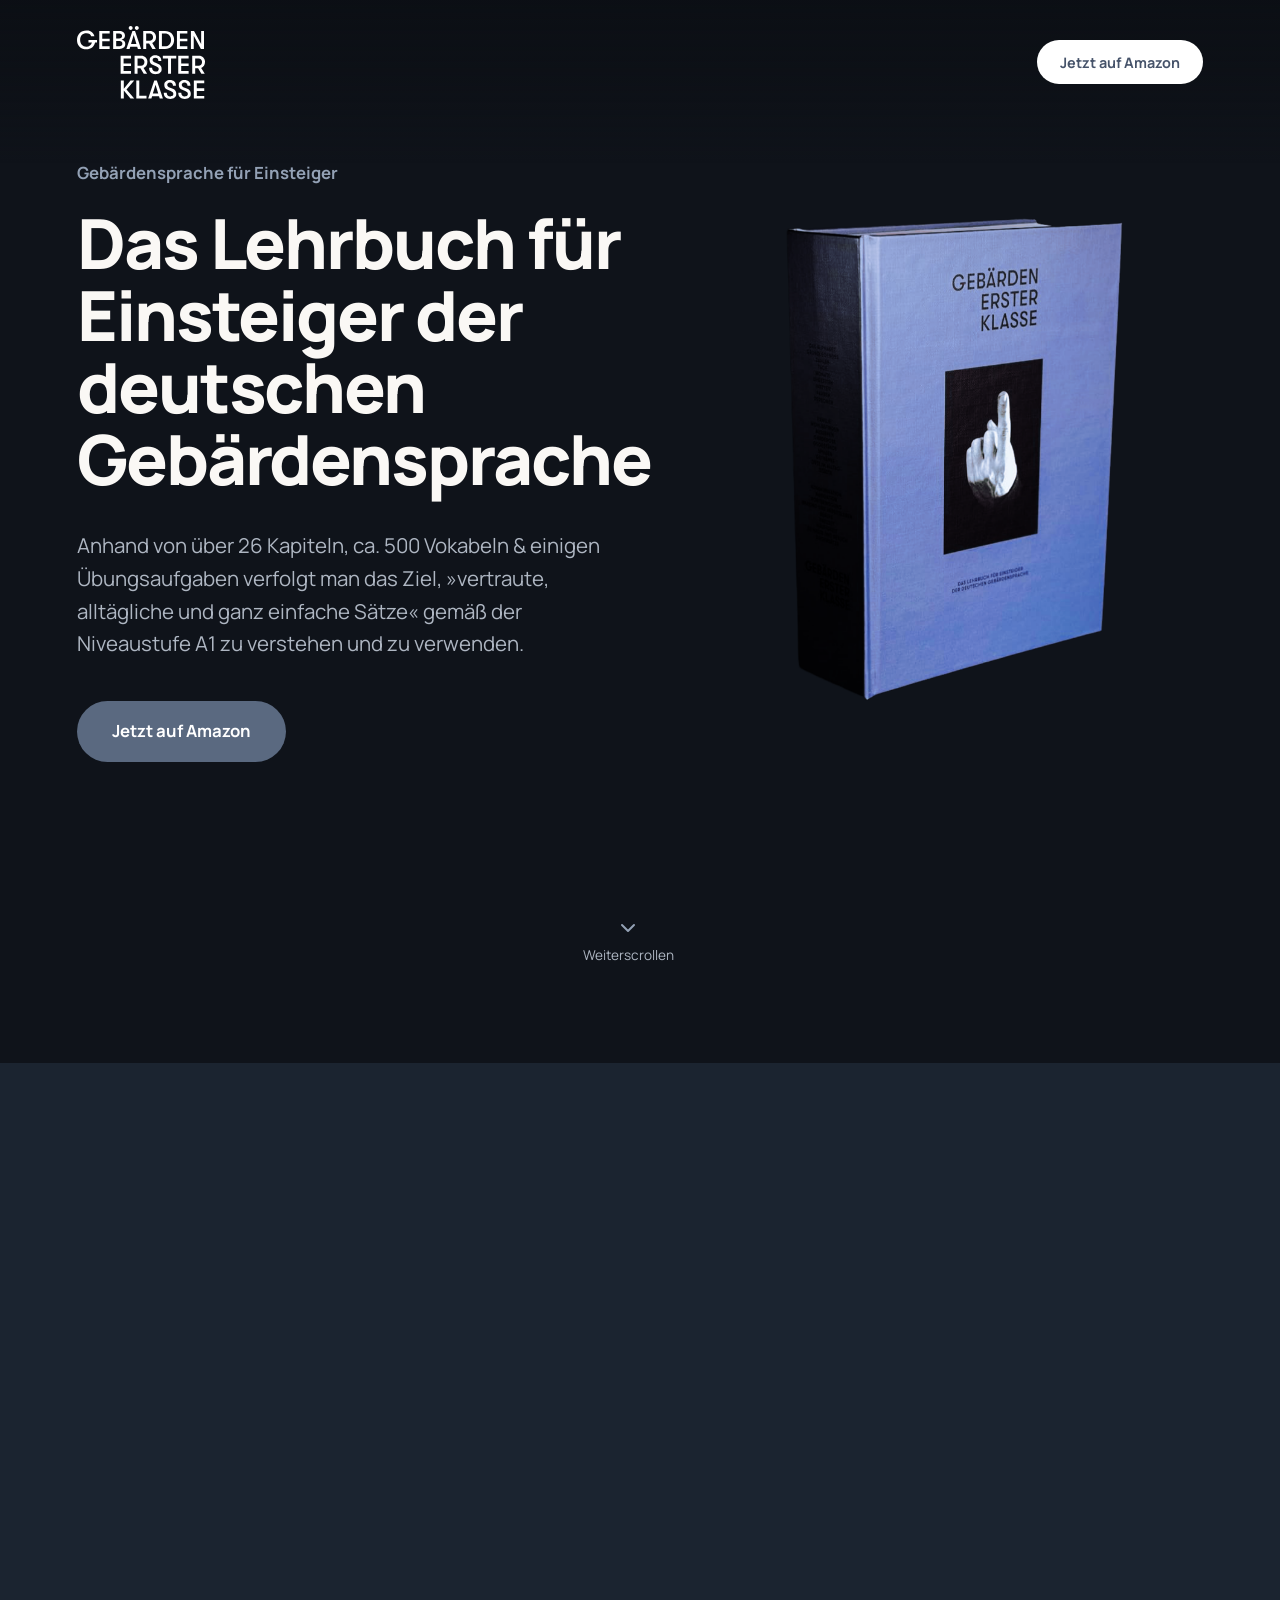
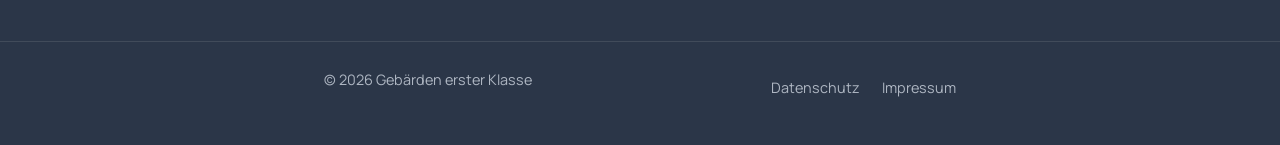
<file: index.html>
<!DOCTYPE html>
<html lang="de">
<head>
  <meta charset="UTF-8">
  <meta name="viewport" content="width=device-width, initial-scale=1">
  <title>Gebärden erster Klasse | DGS für Einsteiger</title>
  <meta name="description" content="Das Lehrbuch für Einsteiger der deutschen Gebärdensprache. Anhand von über 26 Kapiteln, ca. 500 Vokabeln & einigen Übungsaufgaben verfolgt man das Ziel, »vertraute, alltägliche und ganz einfache Sätze« gemäß der Niveaustufe A1 zu verstehen und zu verwenden.">
  <link rel="stylesheet" href="css/style-apple.css">
</head>
<body>

  <header class="site-header">
    <nav class="nav">
      <a href="index.html" class="nav__brand">
        <img src="assets/logo.svg" alt="Gebärden erster Klasse">
      </a>
      <a class="btn btn--white" href="https://amzn.eu/d/05uVJbgp" target="_blank" rel="noopener">Jetzt auf Amazon</a>
    </nav>
  </header>

  <main>

    <section class="stage stage--hero">
      <div class="stage__grid">
        <div class="stage__copy">
          <p class="stage__eyebrow">Gebärdensprache für Einsteiger</p>
          <h1>Das Lehrbuch für Einsteiger der deutschen Gebärdensprache</h1>
          <p class="stage__lede">Anhand von über 26 Kapiteln, ca. 500 Vokabeln &amp; einigen Übungsaufgaben verfolgt man das Ziel, »vertraute, alltägliche und ganz einfache Sätze« gemäß der Niveaustufe A1 zu verstehen und zu verwenden.</p>
          <div class="hero__actions">
            <a class="btn" href="https://amzn.eu/d/05uVJbgp" target="_blank" rel="noopener">Jetzt auf Amazon</a>
          </div>
        </div>
        <div class="stage__cover-wrap">
          <div class="stage__cover-float">
            <img class="stage__cover"
                 src="assets/produktfoto.png"
                 alt="Buchcover von Gebärden erster Klasse, freigestellt fotografiert">
          </div>
        </div>
        <div class="stage__hint">
          <svg width="20" height="20" viewBox="0 0 20 20" fill="none" aria-hidden="true">
            <path d="M4 7l6 6 6-6" stroke="currentColor" stroke-width="2" stroke-linecap="round" stroke-linejoin="round"/>
          </svg>
          Weiterscrollen
        </div>
      </div>
    </section>

    <section class="stage stage--dark" id="ueber-uns">
      <div class="quote-scene">
        <p class="quote-scene__kicker">Gebärden erster Klasse</p>
        <blockquote>
          <p>Stellen wir uns mal vor, wir wären in einem Land, in dem uns niemand versteht, obwohl wir dieselbe Sprache sprechen. Nach einer Weile würden wir uns ausgeschlossen fühlen.</p>
        </blockquote>
        <p class="quote-scene__body">Ungefähr 140.000 Menschen in Deutschland — weltweit mehr als 70 Millionen — sind im Alltag auf technische Hilfsmittel und die Unterstützung von Gebärdensprachdolmetschern angewiesen, um am gesellschaftlichen Leben teilnehmen zu können, da sie als gehörlos bzw. taub gelten. Also, warum nicht einen Schritt aufeinander zugehen und einen Gebärdenschatz aufbauen?</p>
      </div>
    </section>

    <section class="stage stage--stats">
      <div class="stats-block">

        <div class="stats">
          <div class="stat">
            <p class="stat__value">140.000</p>
            <p class="stat__label">Menschen in Deutschland sind auf Gebärdensprache angewiesen</p>
          </div>
          <div class="stat">
            <p class="stat__value">500</p>
            <p class="stat__label">Vokabeln zum Lernen und Nachschlagen</p>
          </div>
          <div class="stat">
            <p class="stat__value">26</p>
            <p class="stat__label">Kapitel, Schritt für Schritt aufgebaut</p>
          </div>
          <div class="stat">
            <p class="stat__value">A1</p>
            <p class="stat__label">Niveaustufe für einfache, alltägliche Sätze</p>
          </div>
        </div>

        <hr class="stats-divider">

        <div class="features-grid">
          <div class="feature">
            <div class="feature__icon-badge">
              <svg viewBox="0 0 30 30" fill="none" aria-hidden="true">
                <path d="M8 17V10a2 2 0 1 1 4 0v6" stroke="currentColor" stroke-width="1.8" stroke-linecap="round"/>
                <path d="M12 16V8.4a2 2 0 1 1 4 0V16" stroke="currentColor" stroke-width="1.8" stroke-linecap="round"/>
                <path d="M16 16V9.2a2 2 0 1 1 4 0v6.6" stroke="currentColor" stroke-width="1.8" stroke-linecap="round"/>
                <path d="M8 17c0 5 3 8 7.5 8S23 22.6 23 18v-2.4a2 2 0 1 0-4 0" stroke="currentColor" stroke-width="1.8" stroke-linecap="round" stroke-linejoin="round"/>
              </svg>
            </div>
            <p class="feature__title">Einfacher Einstieg in die Gebärdensprache</p>
          </div>

          <div class="feature">
            <div class="feature__icon-badge">
              <svg viewBox="0 0 30 30" fill="none" aria-hidden="true">
                <circle cx="10" cy="15" r="5" stroke="currentColor" stroke-width="1.8"/>
                <circle cx="20" cy="15" r="5" stroke="currentColor" stroke-width="1.8"/>
              </svg>
            </div>
            <p class="feature__title">Barrieren im Alltag abbauen</p>
          </div>

          <div class="feature">
            <div class="feature__icon-badge">
              <svg viewBox="0 0 30 30" fill="none" aria-hidden="true">
                <path d="M6 8a2 2 0 0 1 2-2h6v18H8a2 2 0 0 1-2-2V8Z" stroke="currentColor" stroke-width="1.8" stroke-linejoin="round"/>
                <path d="M24 8a2 2 0 0 0-2-2h-6v18h6a2 2 0 0 0 2-2V8Z" stroke="currentColor" stroke-width="1.8" stroke-linejoin="round"/>
              </svg>
            </div>
            <p class="feature__title">Über 500 Vokabeln lernen</p>
          </div>

          <div class="feature">
            <div class="feature__icon-badge">
              <svg viewBox="0 0 30 30" fill="none" aria-hidden="true">
                <path d="M7 15.5 12.5 21 23 9" stroke="currentColor" stroke-width="2" stroke-linecap="round" stroke-linejoin="round"/>
              </svg>
            </div>
            <p class="feature__title">Übungsaufgaben, um Gebärden zu vertiefen</p>
          </div>
        </div>

      </div>
    </section>

    <section class="stage stage--outro">
      <div class="outro">
        <h2>Folge uns gerne auf unseren Social-Media-Kanälen</h2>
        <p>Neue Vokabeln, Einblicke und Neuigkeiten rund um das Buch.</p>
        <a class="social__link" href="https://www.instagram.com/gebaerdenersterklasse/" target="_blank" rel="noopener">
          <svg width="18" height="18" viewBox="0 0 18 18" fill="none" aria-hidden="true">
            <rect x="1.5" y="1.5" width="15" height="15" rx="4.5" stroke="currentColor" stroke-width="1.5"/>
            <circle cx="9" cy="9" r="3.7" stroke="currentColor" stroke-width="1.5"/>
            <circle cx="13.4" cy="4.6" r="0.9" fill="currentColor"/>
          </svg>
          Instagram
        </a>
      </div>
    </section>

  </main>

  <footer class="site-footer">
    <div class="container">
      <p>© 2026 Gebärden erster Klasse</p>
      <nav class="site-footer__legal" aria-label="Rechtliches">
        <a href="datenschutz.html">Datenschutz</a>
        <a href="impressum.html">Impressum</a>
      </nav>
    </div>
  </footer>

</body>
</html>
</file>
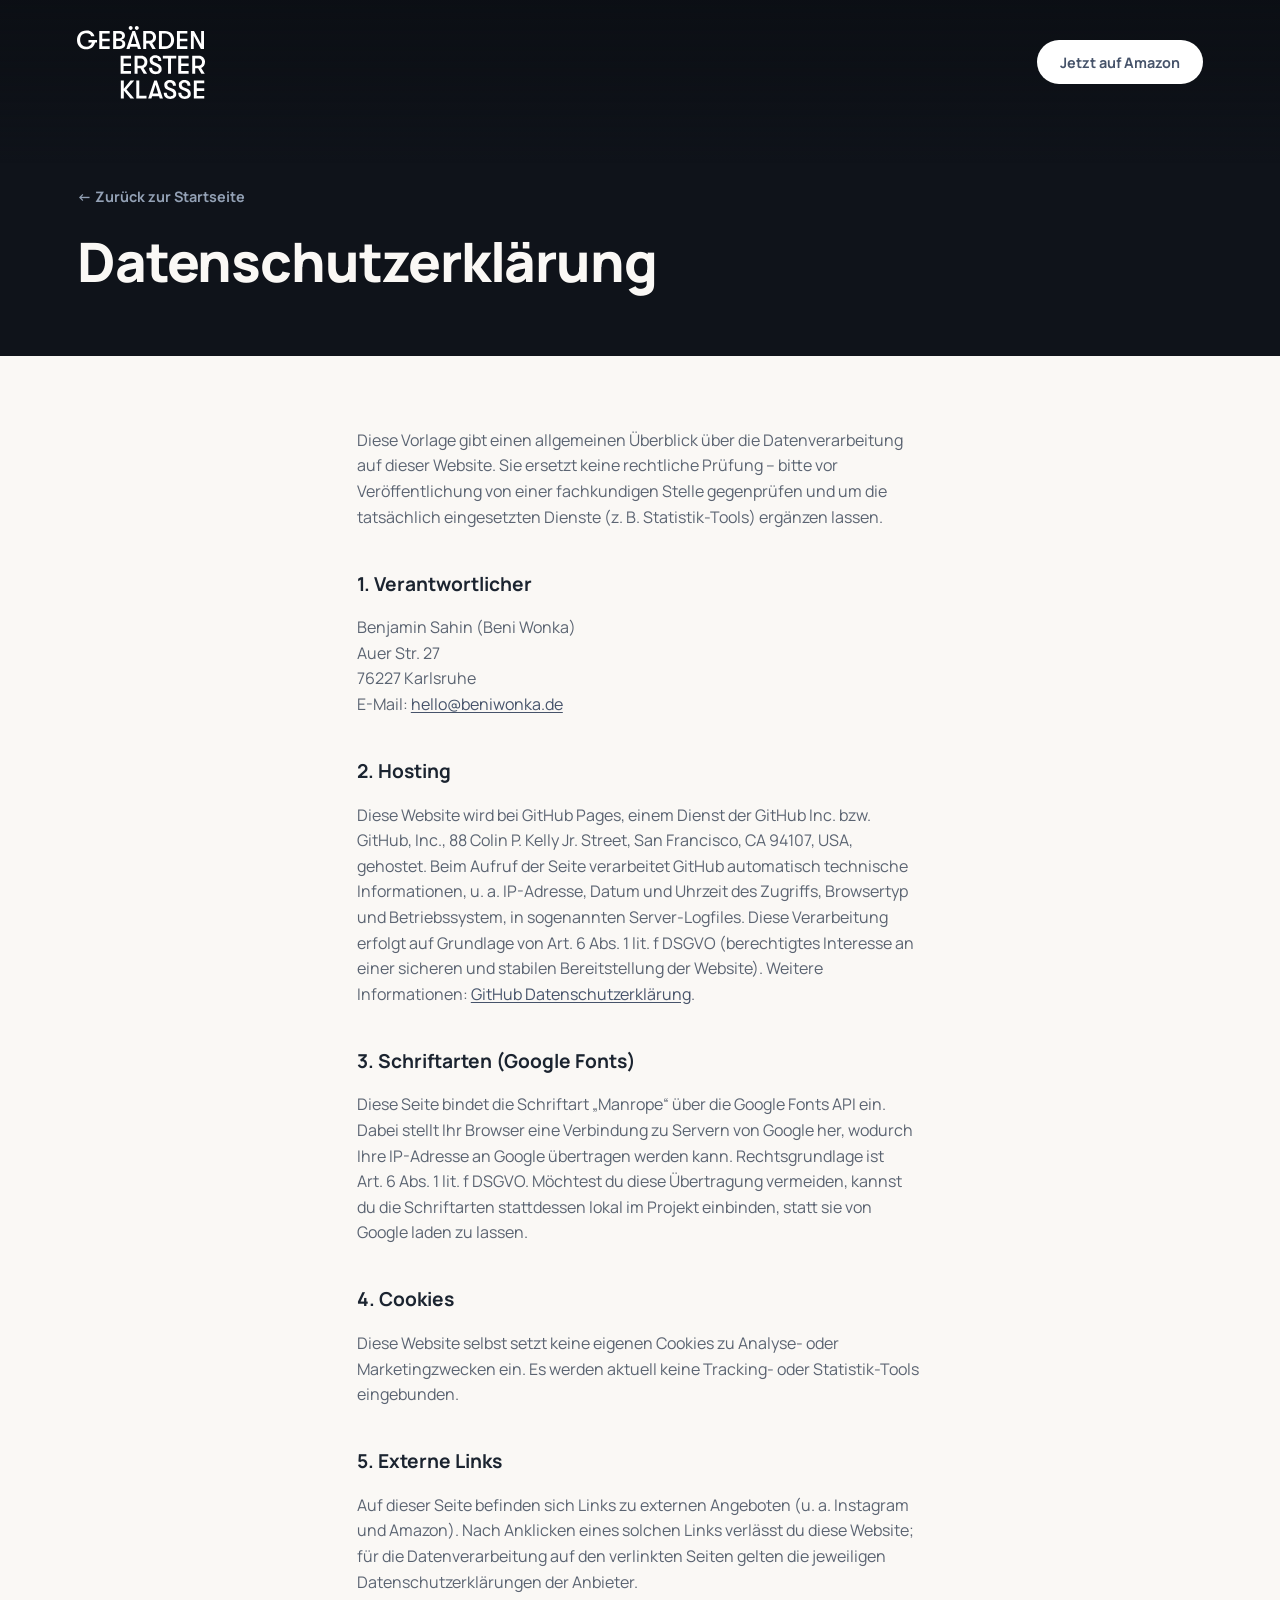
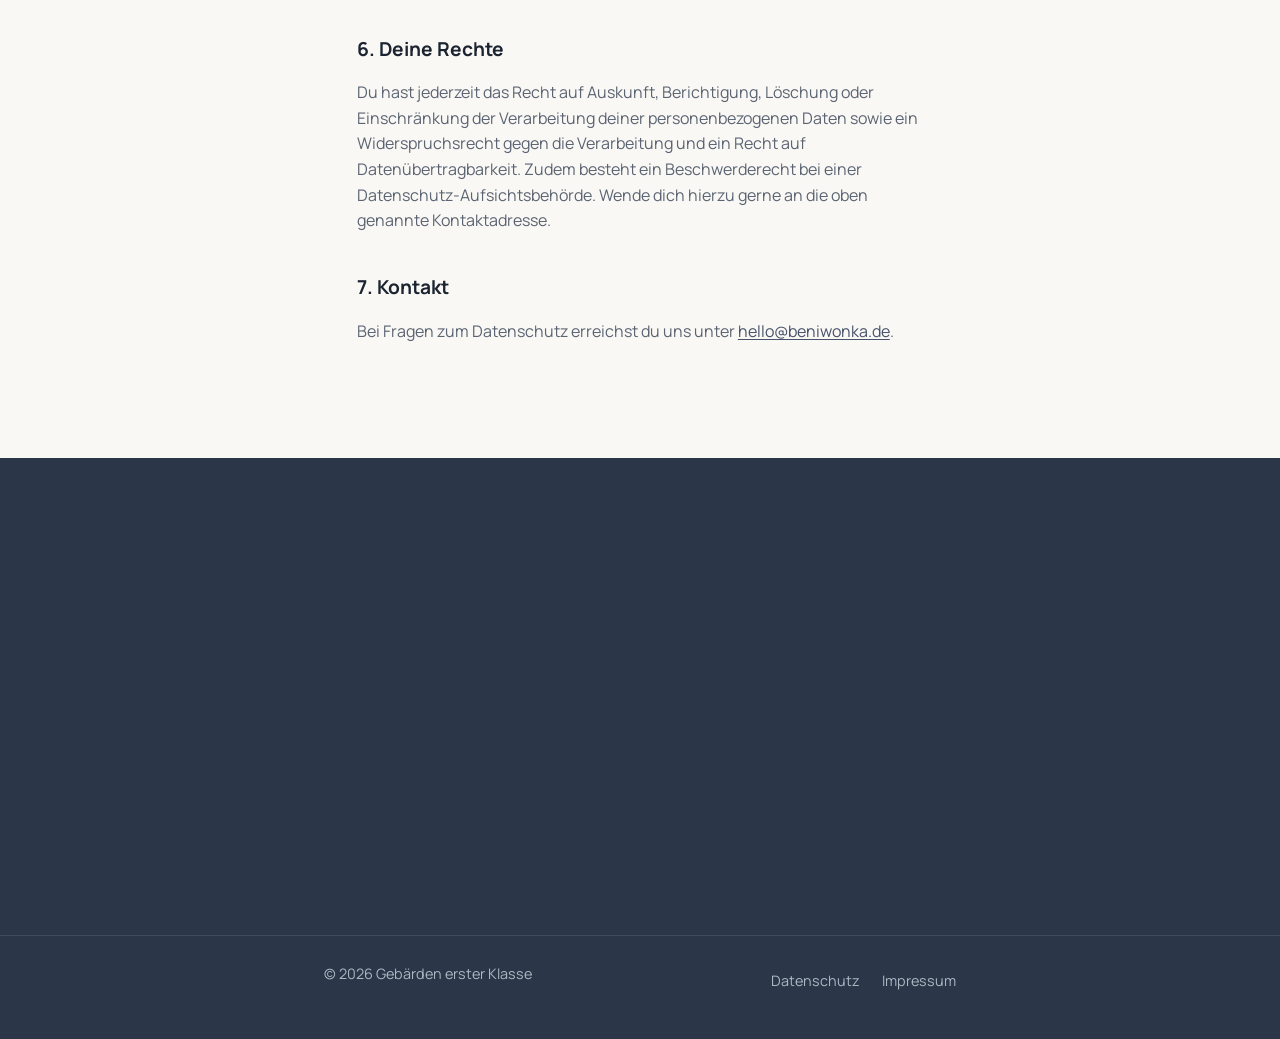
<file: datenschutz.html>
<!DOCTYPE html>
<html lang="de">
<head>
  <meta charset="UTF-8">
  <meta name="viewport" content="width=device-width, initial-scale=1">
  <title>Datenschutz | Gebärden erster Klasse</title>
  <meta name="description" content="Die Datenschutzerklärung der Webseite Gebärden erster Klasse.">
  <link rel="stylesheet" href="css/style-apple.css">
</head>
<body>

  <header class="site-header">
    <nav class="nav">
      <a href="index.html" class="nav__brand">
        <img src="assets/logo.svg" alt="Gebärden erster Klasse">
      </a>
      <a class="btn btn--white" href="https://amzn.eu/d/05uVJbgp" target="_blank" rel="noopener">Jetzt auf Amazon</a>
    </nav>
  </header>

  <main>
    <section class="page-hero">
      <div class="container">
        <a class="back-link" href="index.html">← Zurück zur Startseite</a>
        <h1>Datenschutzerklärung</h1>
      </div>
    </section>

    <section class="legal">
      <div class="container">
        <p>Diese Vorlage gibt einen allgemeinen Überblick über die Datenverarbeitung auf dieser Website. Sie ersetzt keine rechtliche Prüfung – bitte vor Veröffentlichung von einer fachkundigen Stelle gegenprüfen und um die tatsächlich eingesetzten Dienste (z.&nbsp;B. Statistik-Tools) ergänzen lassen.</p>

        <h2>1. Verantwortlicher</h2>
        <p>
          Benjamin Sahin (Beni Wonka)<br>
          Auer Str. 27<br>
          76227 Karlsruhe<br>
          E-Mail: <a href="mailto:hello@beniwonka.de">hello@beniwonka.de</a>
        </p>

        <h2>2. Hosting</h2>
        <p>Diese Website wird bei GitHub Pages, einem Dienst der GitHub Inc. bzw. GitHub, Inc., 88 Colin P. Kelly Jr. Street, San Francisco, CA 94107, USA, gehostet. Beim Aufruf der Seite verarbeitet GitHub automatisch technische Informationen, u.&nbsp;a. IP-Adresse, Datum und Uhrzeit des Zugriffs, Browsertyp und Betriebssystem, in sogenannten Server-Logfiles. Diese Verarbeitung erfolgt auf Grundlage von Art.&nbsp;6 Abs.&nbsp;1 lit.&nbsp;f DSGVO (berechtigtes Interesse an einer sicheren und stabilen Bereitstellung der Website). Weitere Informationen: <a href="https://docs.github.com/de/site-policy/privacy-policies/github-general-privacy-statement" target="_blank" rel="noopener">GitHub Datenschutzerklärung</a>.</p>

        <h2>3. Schriftarten (Google Fonts)</h2>
        <p>Diese Seite bindet die Schriftart „Manrope“ über die Google Fonts API ein. Dabei stellt Ihr Browser eine Verbindung zu Servern von Google her, wodurch Ihre IP-Adresse an Google übertragen werden kann. Rechtsgrundlage ist Art.&nbsp;6 Abs.&nbsp;1 lit.&nbsp;f DSGVO. Möchtest du diese Übertragung vermeiden, kannst du die Schriftarten stattdessen lokal im Projekt einbinden, statt sie von Google laden zu lassen.</p>

        <h2>4. Cookies</h2>
        <p>Diese Website selbst setzt keine eigenen Cookies zu Analyse- oder Marketingzwecken ein. Es werden aktuell keine Tracking- oder Statistik-Tools eingebunden.</p>

        <h2>5. Externe Links</h2>
        <p>Auf dieser Seite befinden sich Links zu externen Angeboten (u.&nbsp;a. Instagram und Amazon). Nach Anklicken eines solchen Links verlässt du diese Website; für die Datenverarbeitung auf den verlinkten Seiten gelten die jeweiligen Datenschutzerklärungen der Anbieter.</p>

        <h2>6. Deine Rechte</h2>
        <p>Du hast jederzeit das Recht auf Auskunft, Berichtigung, Löschung oder Einschränkung der Verarbeitung deiner personenbezogenen Daten sowie ein Widerspruchsrecht gegen die Verarbeitung und ein Recht auf Datenübertragbarkeit. Zudem besteht ein Beschwerderecht bei einer Datenschutz-Aufsichtsbehörde. Wende dich hierzu gerne an die oben genannte Kontaktadresse.</p>

        <h2>7. Kontakt</h2>
        <p>Bei Fragen zum Datenschutz erreichst du uns unter <a href="mailto:hello@beniwonka.de">hello@beniwonka.de</a>.</p>
      </div>
    </section>
    <section class="stage stage--outro">
      <div class="outro">
        <h2>Folge uns gerne auf unseren Social-Media-Kanälen</h2>
        <p>Neue Vokabeln, Einblicke und Neuigkeiten rund um das Buch.</p>
        <a class="social__link" href="https://www.instagram.com/gebaerdenersterklasse/" target="_blank" rel="noopener">
          <svg width="18" height="18" viewBox="0 0 18 18" fill="none" aria-hidden="true">
            <rect x="1.5" y="1.5" width="15" height="15" rx="4.5" stroke="currentColor" stroke-width="1.5"/>
            <circle cx="9" cy="9" r="3.7" stroke="currentColor" stroke-width="1.5"/>
            <circle cx="13.4" cy="4.6" r="0.9" fill="currentColor"/>
          </svg>
          Instagram
        </a>
      </div>
    </section>
  </main>

  <footer class="site-footer">
    <div class="container">
      <p>© 2026 Gebärden erster Klasse</p>
      <nav class="site-footer__legal" aria-label="Rechtliches">
        <a href="datenschutz.html">Datenschutz</a>
        <a href="impressum.html">Impressum</a>
      </nav>
    </div>
  </footer>

</body>
</html>
</file>
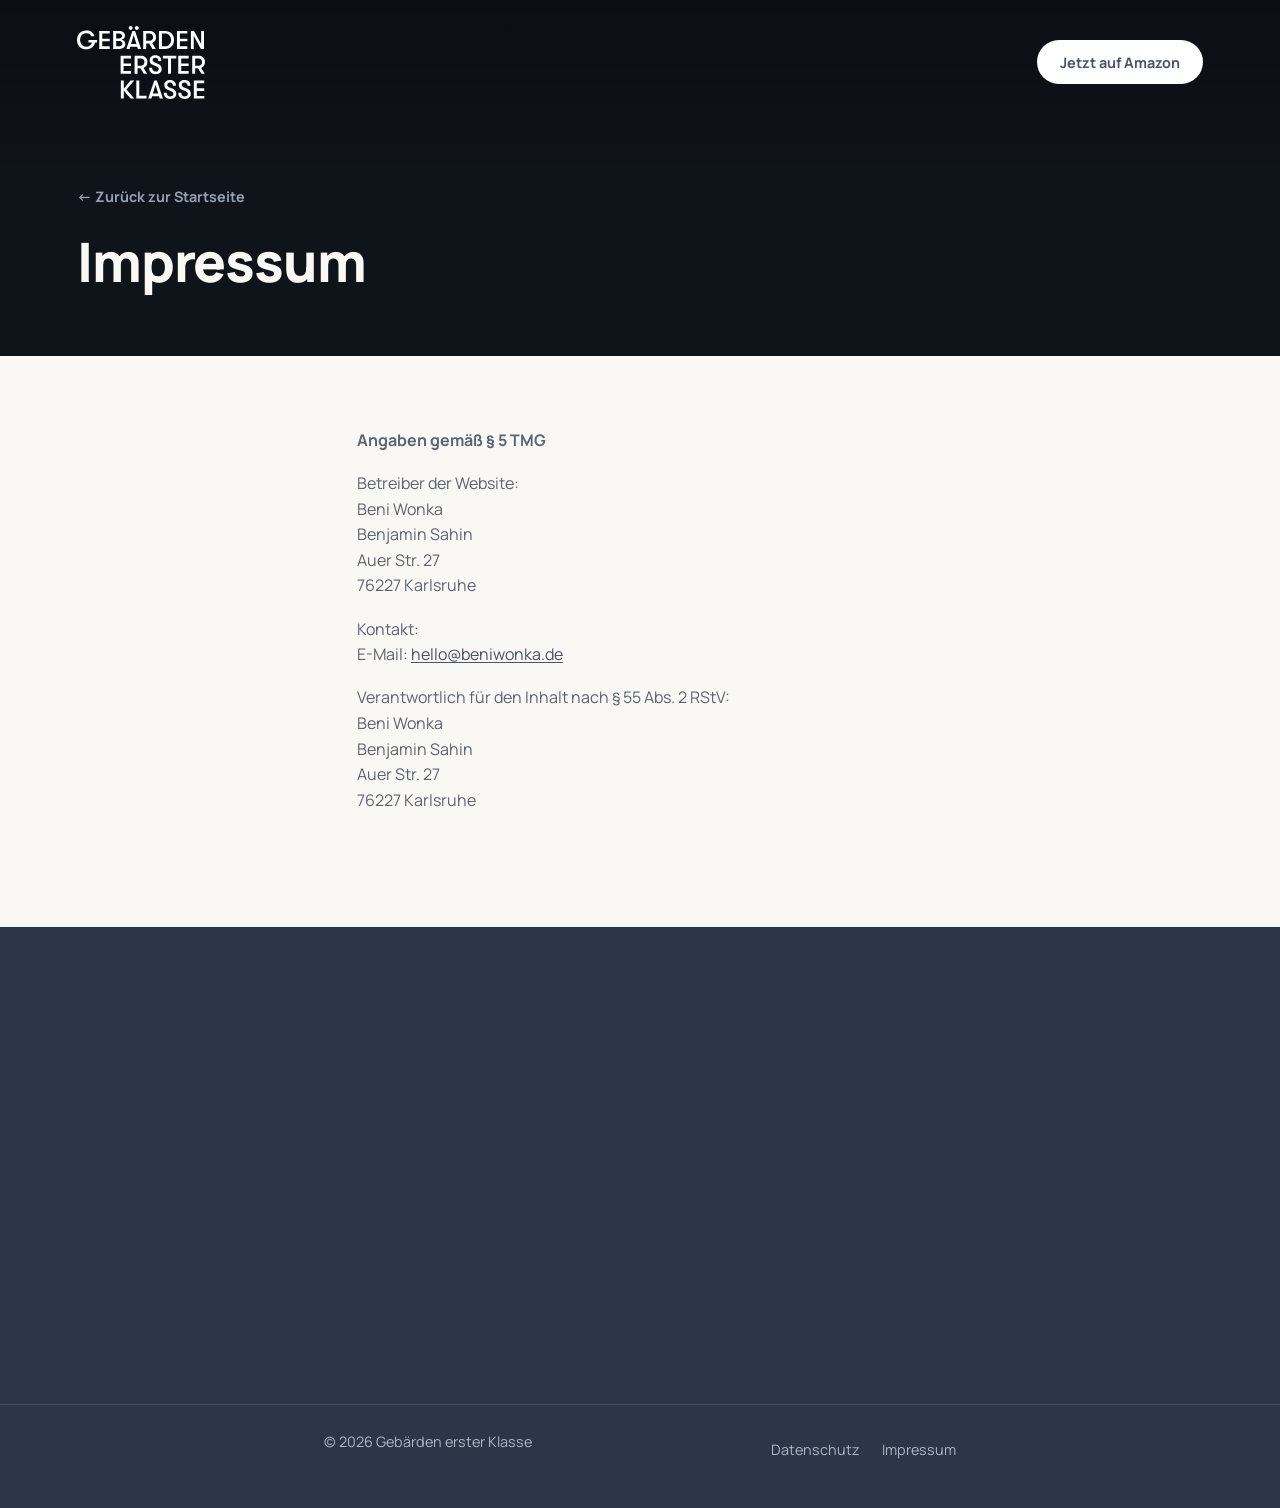
<file: impressum.html>
<!DOCTYPE html>
<html lang="de">
<head>
  <meta charset="UTF-8">
  <meta name="viewport" content="width=device-width, initial-scale=1">
  <title>Impressum | Gebärden erster Klasse</title>
  <meta name="description" content="Das Impressum der Webseite Gebärden erster Klasse.">
  <link rel="stylesheet" href="css/style-apple.css">
</head>
<body>

  <header class="site-header">
    <nav class="nav">
      <a href="index.html" class="nav__brand">
        <img src="assets/logo.svg" alt="Gebärden erster Klasse">
      </a>
      <a class="btn btn--white" href="https://amzn.eu/d/05uVJbgp" target="_blank" rel="noopener">Jetzt auf Amazon</a>
    </nav>
  </header>

  <main>
    <section class="page-hero">
      <div class="container">
        <a class="back-link" href="index.html">← Zurück zur Startseite</a>
        <h1>Impressum</h1>
      </div>
    </section>

    <section class="legal">
      <div class="container">
        <p><strong>Angaben gemäß § 5 TMG</strong></p>

        <p>
          Betreiber der Website:<br>
          Beni Wonka<br>
          Benjamin Sahin<br>
          Auer Str. 27<br>
          76227 Karlsruhe
        </p>

        <p>
          Kontakt:<br>
          E-Mail: <a href="mailto:hello@beniwonka.de">hello@beniwonka.de</a>
        </p>

        <p>
          Verantwortlich für den Inhalt nach § 55 Abs. 2 RStV:<br>
          Beni Wonka<br>
          Benjamin Sahin<br>
          Auer Str. 27<br>
          76227 Karlsruhe
        </p>
      </div>
    </section>
    <section class="stage stage--outro">
      <div class="outro">
        <h2>Folge uns gerne auf unseren Social-Media-Kanälen</h2>
        <p>Neue Vokabeln, Einblicke und Neuigkeiten rund um das Buch.</p>
        <a class="social__link" href="https://www.instagram.com/gebaerdenersterklasse/" target="_blank" rel="noopener">
          <svg width="18" height="18" viewBox="0 0 18 18" fill="none" aria-hidden="true">
            <rect x="1.5" y="1.5" width="15" height="15" rx="4.5" stroke="currentColor" stroke-width="1.5"/>
            <circle cx="9" cy="9" r="3.7" stroke="currentColor" stroke-width="1.5"/>
            <circle cx="13.4" cy="4.6" r="0.9" fill="currentColor"/>
          </svg>
          Instagram
        </a>
      </div>
    </section>
  </main>

  <footer class="site-footer">
    <div class="container">
      <p>© 2026 Gebärden erster Klasse</p>
      <nav class="site-footer__legal" aria-label="Rechtliches">
        <a href="datenschutz.html">Datenschutz</a>
        <a href="impressum.html">Impressum</a>
      </nav>
    </div>
  </footer>

</body>
</html>
</file>
<file: css/style-apple.css>
/* ==========================================================================
   Gebärden erster Klasse — "Große Bühne"-Variante
   Gleiche CI-Farben wie das Original, aber als großformatige Show-Seite.
   ========================================================================== */

@import url('https://fonts.googleapis.com/css2?family=Manrope:wght@400;500;600;700;800&display=swap');

:root {
  /* Farben — 1:1 aus dem Original übernommen */
  --ink: #1b2430;
  --ink-soft: #2b3648;
  --paper: #faf8f5;
  --paper-alt: #f1ece3;
  --white: #ffffff;
  --accent: #5a6980;
  --accent-dark: #46536a;
  --accent-light: #93a1b5;
  --panel: #eef1f4;
  --panel-deep: #dde3e9;
  --text-muted: #5b6472;
  --text-muted-light: #aeb6c2;

  --font: 'Manrope', sans-serif;
  --edge: clamp(1.5rem, 6vw, 5rem);
  --radius: 22px;
}

*, *::before, *::after { box-sizing: border-box; }

html {
  scroll-behavior: smooth;
}

body {
  margin: 0;
  font-family: var(--font);
  color: var(--ink);
  background: var(--paper);
  line-height: 1.6;
  -webkit-font-smoothing: antialiased;
  overflow-x: hidden;
}

img { max-width: 100%; display: block; }
a { color: inherit; text-decoration: none; }

p { margin: 0 0 1.1em; }

:focus-visible {
  outline: 3px solid var(--accent);
  outline-offset: 3px;
}

.container {
  max-width: 1400px;
  margin: 0 auto;
  padding: 0 var(--edge);
  width: 100%;
}

/* --------------------------------------------------------------------
   Button
   -------------------------------------------------------------------- */
.btn {
  display: inline-flex;
  align-items: center;
  gap: 0.5em;
  font-weight: 700;
  font-size: 1.05rem;
  padding: 1em 2.1em;
  border-radius: 999px;
  background: var(--accent);
  color: var(--white);
  border: none;
  cursor: pointer;
  transition: transform 0.25s cubic-bezier(.2,.8,.2,1), box-shadow 0.25s ease, background 0.2s ease;
}

.btn:hover, .btn:focus-visible {
  background: var(--accent-dark);
  transform: translateY(-3px) scale(1.02);
  box-shadow: 0 16px 30px rgba(0, 0, 0, 0.35);
}

.btn--white {
  background: var(--white);
  color: var(--accent-dark);
}

.btn--white:hover, .btn--white:focus-visible {
  background: var(--paper);
  box-shadow: 0 12px 24px rgba(0, 0, 0, 0.25);
}

/* --------------------------------------------------------------------
   Nav — schwebt transparent über dem (dunklen) Hero
   -------------------------------------------------------------------- */
.site-header {
  position: fixed;
  inset: 0 0 auto 0;
  z-index: 100;
  padding: 1.6rem 0 4rem;
  background: linear-gradient(to bottom, rgba(10,13,18,0.65) 0%, rgba(10,13,18,0.32) 55%, rgba(10,13,18,0) 100%);
  pointer-events: none;
}

.nav {
  display: flex;
  align-items: center;
  justify-content: space-between;
  max-width: 1400px;
  margin: 0 auto;
  padding: 0 var(--edge);
  pointer-events: auto;
}

.nav__brand img {
  width: clamp(96px, 10vw, 136px);
  filter: brightness(0) invert(1);
}

.nav .btn--white {
  font-size: 0.9rem;
  padding: 0.75em 1.6em;
}

/* --------------------------------------------------------------------
   Generic full-bleed stage
   -------------------------------------------------------------------- */
.stage {
  min-height: 100svh;
  display: grid;
  align-content: center;
  justify-items: center;
  text-align: center;
  padding: clamp(7rem, 14vw, 10rem) var(--edge) clamp(4rem, 8vw, 6rem);
}

/* --------------------------------------------------------------------
   Bühne 1 — Hero: schwarz, Text links, Buch schwebt groß rechts
   -------------------------------------------------------------------- */
.stage--hero {
  background: #0f131a;
  color: var(--paper);
  text-align: left;
}

.stage__grid {
  display: grid;
  grid-template-columns: 1.05fr 0.95fr;
  align-items: center;
  gap: clamp(2.5rem, 6vw, 5rem);
}

.stage__eyebrow {
  font-weight: 700;
  font-size: 1.05rem;
  color: var(--accent-light);
  margin: 0 0 1.2em;
}

.stage--hero h1 {
  font-size: clamp(2.6rem, 5.4vw, 5rem);
  font-weight: 800;
  letter-spacing: -0.03em;
  line-height: 1.04;
  max-width: 14ch;
  margin: 0 0 0.5em;
  color: var(--paper);
}

.stage__lede {
  font-size: clamp(1.05rem, 1.6vw, 1.3rem);
  color: var(--text-muted-light);
  max-width: 44ch;
  margin: 0 0 2em;
}

.stage__cover-wrap {
  display: flex;
  justify-content: center;
  align-items: center;
  width: 100%;
  padding: 1rem 0;
}

.stage__cover-float {
  animation: float 6.5s ease-in-out infinite;
  margin: 0 auto;
}

.stage__cover {
  width: min(480px, 82%);
  margin: 0 auto;
}

@keyframes float {
  0%, 100% { transform: translateY(0) rotate(-1.2deg); }
  50%      { transform: translateY(-24px) rotate(1.2deg); }
}

.stage__hint {
  margin-top: clamp(3rem, 7vw, 5rem);
  font-size: 0.85rem;
  color: var(--text-muted-light);
  display: flex;
  flex-direction: column;
  align-items: center;
  gap: 0.5em;
  grid-column: 1 / -1;
}

.stage__hint svg { color: var(--accent-light); animation: bob 2.2s ease-in-out infinite; }

@keyframes bob {
  0%, 100% { transform: translateY(0); }
  50% { transform: translateY(6px); }
}

/* One deliberate load-in moment on the hero only */
.stage--hero .stage__eyebrow,
.stage--hero h1,
.stage--hero .stage__lede,
.stage--hero .hero__actions,
.stage--hero .stage__cover-wrap {
  opacity: 0;
  animation: rise 0.9s cubic-bezier(.2,.7,.2,1) forwards;
}
.stage--hero .stage__eyebrow { animation-delay: .05s; }
.stage--hero h1 { animation-delay: .15s; }
.stage--hero .stage__lede { animation-delay: .3s; }
.stage--hero .hero__actions { animation-delay: .42s; }
.stage--hero .stage__cover-wrap { animation-delay: .38s; }

@keyframes rise {
  from { opacity: 0; transform: translateY(26px); }
  to { opacity: 1; transform: translateY(0); }
}

/* --------------------------------------------------------------------
   Bühne 2 — Das Zitat, dunkel und riesig
   -------------------------------------------------------------------- */
.stage--dark {
  background: var(--ink);
  color: var(--paper);
}

.quote-scene {
  max-width: 1000px;
}

.quote-scene__kicker {
  font-size: 1.05rem;
  font-weight: 700;
  color: var(--accent-light);
  margin-bottom: 1.4em;
}

.quote-scene blockquote {
  margin: 0 0 1em;
  font-size: clamp(1.9rem, 5vw, 3.6rem);
  font-weight: 700;
  letter-spacing: -0.02em;
  line-height: 1.18;
}

.quote-scene blockquote p { margin: 0; }

.quote-scene__body {
  color: var(--text-muted-light);
  font-size: clamp(1.05rem, 1.6vw, 1.25rem);
  max-width: 56ch;
  margin: 1.6em auto 0;
}

/* --------------------------------------------------------------------
   Bühne 3 — Zahlen & Merkmale, eine gemeinsame Fläche
   -------------------------------------------------------------------- */
.stage--stats {
  background: var(--panel);
  min-height: auto;
  padding-top: clamp(5rem, 10vw, 7rem);
  padding-bottom: clamp(5rem, 10vw, 7rem);
}

.stats-block {
  width: 100%;
  max-width: 1200px;
}

.stats,
.features-grid {
  display: grid;
  grid-template-columns: repeat(4, 1fr);
  gap: clamp(1.5rem, 4vw, 3rem);
  width: 100%;
}

.stat__value {
  font-size: clamp(2.6rem, 6vw, 4.6rem);
  font-weight: 800;
  letter-spacing: -0.03em;
  color: var(--accent-dark);
  line-height: 1;
  margin-bottom: 0.25em;
}

.stat__label {
  font-size: 1rem;
  color: var(--text-muted);
  max-width: 20ch;
  margin: 0 auto;
}

.stats-divider {
  border: none;
  border-top: 1px solid var(--panel-deep);
  margin: clamp(3rem, 6vw, 4.5rem) 0;
}

.feature {
  background: var(--white);
  border-radius: var(--radius);
  padding: clamp(1.8rem, 3vw, 2.4rem) 1.6rem;
  box-shadow: 0 16px 34px -18px rgba(27, 36, 48, 0.28);
}

.feature__icon-badge {
  width: 56px;
  height: 56px;
  border-radius: 999px;
  display: grid;
  place-items: center;
  margin: 0 auto 1em;
  color: var(--paper);
}

.feature:nth-child(1) .feature__icon-badge { background: var(--ink-soft); }
.feature:nth-child(2) .feature__icon-badge { background: #384357; }
.feature:nth-child(3) .feature__icon-badge { background: #46536a; }
.feature:nth-child(4) .feature__icon-badge { background: var(--accent); }

.feature__icon-badge svg { width: 26px; height: 26px; }

.feature__title {
  font-size: 1rem;
  font-weight: 700;
  color: var(--ink);
  max-width: 20ch;
  margin: 0 auto;
}

/* --------------------------------------------------------------------
   Bühne 4 — Social, schmal, geht direkt in den Footer über
   -------------------------------------------------------------------- */
.stage--outro {
  background: var(--ink-soft);
  color: var(--paper);
  min-height: auto;
  padding: clamp(3.5rem, 7vw, 5rem) var(--edge) clamp(2.5rem, 5vw, 3.5rem);
}

.outro {
  max-width: 560px;
}

.outro h2 {
  font-size: clamp(2rem, 4.5vw, 3.4rem);
  font-weight: 800;
  letter-spacing: -0.02em;
  line-height: 1.12;
  max-width: 16ch;
  margin: 0 auto 0.4em;
  color: var(--paper);
}

.outro p {
  color: var(--text-muted-light);
  max-width: 40ch;
  margin: 0 auto 1.8em;
}

.social__link {
  display: inline-flex;
  align-items: center;
  gap: 0.6em;
  font-weight: 700;
  padding: 0.9em 1.8em;
  border-radius: 999px;
  border: 1.5px solid rgba(250, 248, 245, 0.4);
  color: var(--paper);
  transition: background 0.2s ease, color 0.2s ease, transform 0.2s ease;
}

.social__link:hover, .social__link:focus-visible {
  background: var(--paper);
  color: var(--ink);
  transform: translateY(-2px);
}

/* --------------------------------------------------------------------
   Footer — direkt an die Social-Fläche angeschlossen
   -------------------------------------------------------------------- */
.site-footer {
  background: var(--ink-soft);
  color: var(--text-muted-light);
  padding: 0 0 2.4rem;
  font-size: 0.9rem;
  border-top: 1px solid rgba(250, 248, 245, 0.1);
}

.site-footer .container {
  display: flex;
  flex-wrap: nowrap;
  gap: 1rem 2rem;
  align-items: center;
  justify-content: space-between;
  max-width: 680px;
  padding: 1.6rem 1.5rem 0;
  margin: 0 auto;
  white-space: nowrap;
}

.site-footer__legal { display: flex; gap: 1.4rem; }

.site-footer a:hover, .site-footer a:focus-visible { color: var(--paper); }

/* --------------------------------------------------------------------
   Unterseiten (Impressum / Datenschutz) — gleicher Look wie die Startseite
   -------------------------------------------------------------------- */
.page-hero {
  background: #0f131a;
  color: var(--paper);
  padding: clamp(8.5rem, 16vw, 11.5rem) 0 clamp(3rem, 6vw, 4rem);
}

.back-link {
  display: inline-flex;
  align-items: center;
  gap: 0.4em;
  font-weight: 700;
  font-size: 0.9rem;
  margin-bottom: 1.5rem;
  color: var(--accent-light);
}

.page-hero h1 {
  font-size: clamp(2.2rem, 4.5vw, 3.4rem);
  font-weight: 800;
  letter-spacing: -0.02em;
  line-height: 1.1;
  color: var(--paper);
  margin: 0;
}

.legal {
  background: var(--paper);
  padding-top: clamp(3rem, 6vw, 4.5rem);
  padding-bottom: clamp(4rem, 8vw, 6rem);
}

.legal .container {
  max-width: 720px;
}

.legal h2 {
  font-size: 1.2rem;
  font-weight: 700;
  margin-top: 2em;
  color: var(--ink);
}

.legal p, .legal li {
  color: var(--text-muted);
}

.legal a {
  color: var(--accent-dark);
  text-decoration: underline;
  text-underline-offset: 2px;
}

/* --------------------------------------------------------------------
   Progressive enhancement: Text-Elemente blenden sich beim Scrollen
   einzeln (leicht versetzt) ein, sobald der Browser CSS view()-
   Scroll-Timelines unterstützt. Ohne Unterstützung bleibt der Text
   einfach normal sichtbar — nichts geht verloren.
   -------------------------------------------------------------------- */
@supports (animation-timeline: view()) {
  .quote-scene__kicker,
  .quote-scene blockquote,
  .quote-scene__body,
  .stat,
  .feature,
  .outro h2,
  .outro p,
  .outro .social__link {
    opacity: 0;
    transform: translateY(26px);
    animation: reveal-up linear both;
    animation-timeline: view();
    animation-range: entry;
  }

  .quote-scene blockquote { animation-range: entry 6% entry 90%; }
  .quote-scene__body      { animation-range: entry 12% entry 100%; }

  .stat:nth-child(1) { animation-range: entry 0% entry 85%; }
  .stat:nth-child(2) { animation-range: entry 4% entry 90%; }
  .stat:nth-child(3) { animation-range: entry 8% entry 95%; }
  .stat:nth-child(4) { animation-range: entry 12% entry 100%; }

  .feature:nth-child(1) { animation-range: entry 0% entry 85%; }
  .feature:nth-child(2) { animation-range: entry 4% entry 90%; }
  .feature:nth-child(3) { animation-range: entry 8% entry 95%; }
  .feature:nth-child(4) { animation-range: entry 12% entry 100%; }

  .outro p             { animation-range: entry 6% entry 95%; }
  .outro .social__link { animation-range: entry 12% entry 100%; }

  @keyframes reveal-up {
    to { opacity: 1; transform: translateY(0); }
  }
}

/* --------------------------------------------------------------------
   Responsive
   -------------------------------------------------------------------- */
@media (max-width: 900px) {
  .stage__grid { grid-template-columns: 1fr; text-align: center; }
  .stage--hero { text-align: center; }
  .stage--hero h1, .stage__lede { margin-left: auto; margin-right: auto; }
  .stage__cover-wrap { order: -1; }
  .stage__cover { width: min(320px, 62%); margin: 0 auto; }
  .stats, .features-grid { grid-template-columns: repeat(2, 1fr); }
}

@media (max-width: 560px) {
  .stage__cover { width: min(240px, 55%); margin: 0 auto; }
  .stats, .features-grid { grid-template-columns: 1fr; }
  .site-footer .container { flex-direction: column; align-items: flex-start; white-space: normal; }
}

/* --------------------------------------------------------------------
   Reduced motion
   -------------------------------------------------------------------- */
@media (prefers-reduced-motion: reduce) {
  html { scroll-behavior: auto; }
  .stage--hero .stage__eyebrow,
  .stage--hero h1,
  .stage--hero .stage__lede,
  .stage--hero .hero__actions,
  .stage--hero .stage__cover-wrap,
  .stage__cover-float,
  .stage__hint svg {
    animation: none !important;
    opacity: 1 !important;
    transform: none !important;
  }
  @supports (animation-timeline: view()) {
    .quote-scene__kicker, .quote-scene blockquote, .quote-scene__body,
    .stat, .feature, .outro h2, .outro p, .outro .social__link {
      animation: none !important;
      opacity: 1 !important;
      transform: none !important;
    }
  }
}
</file>
